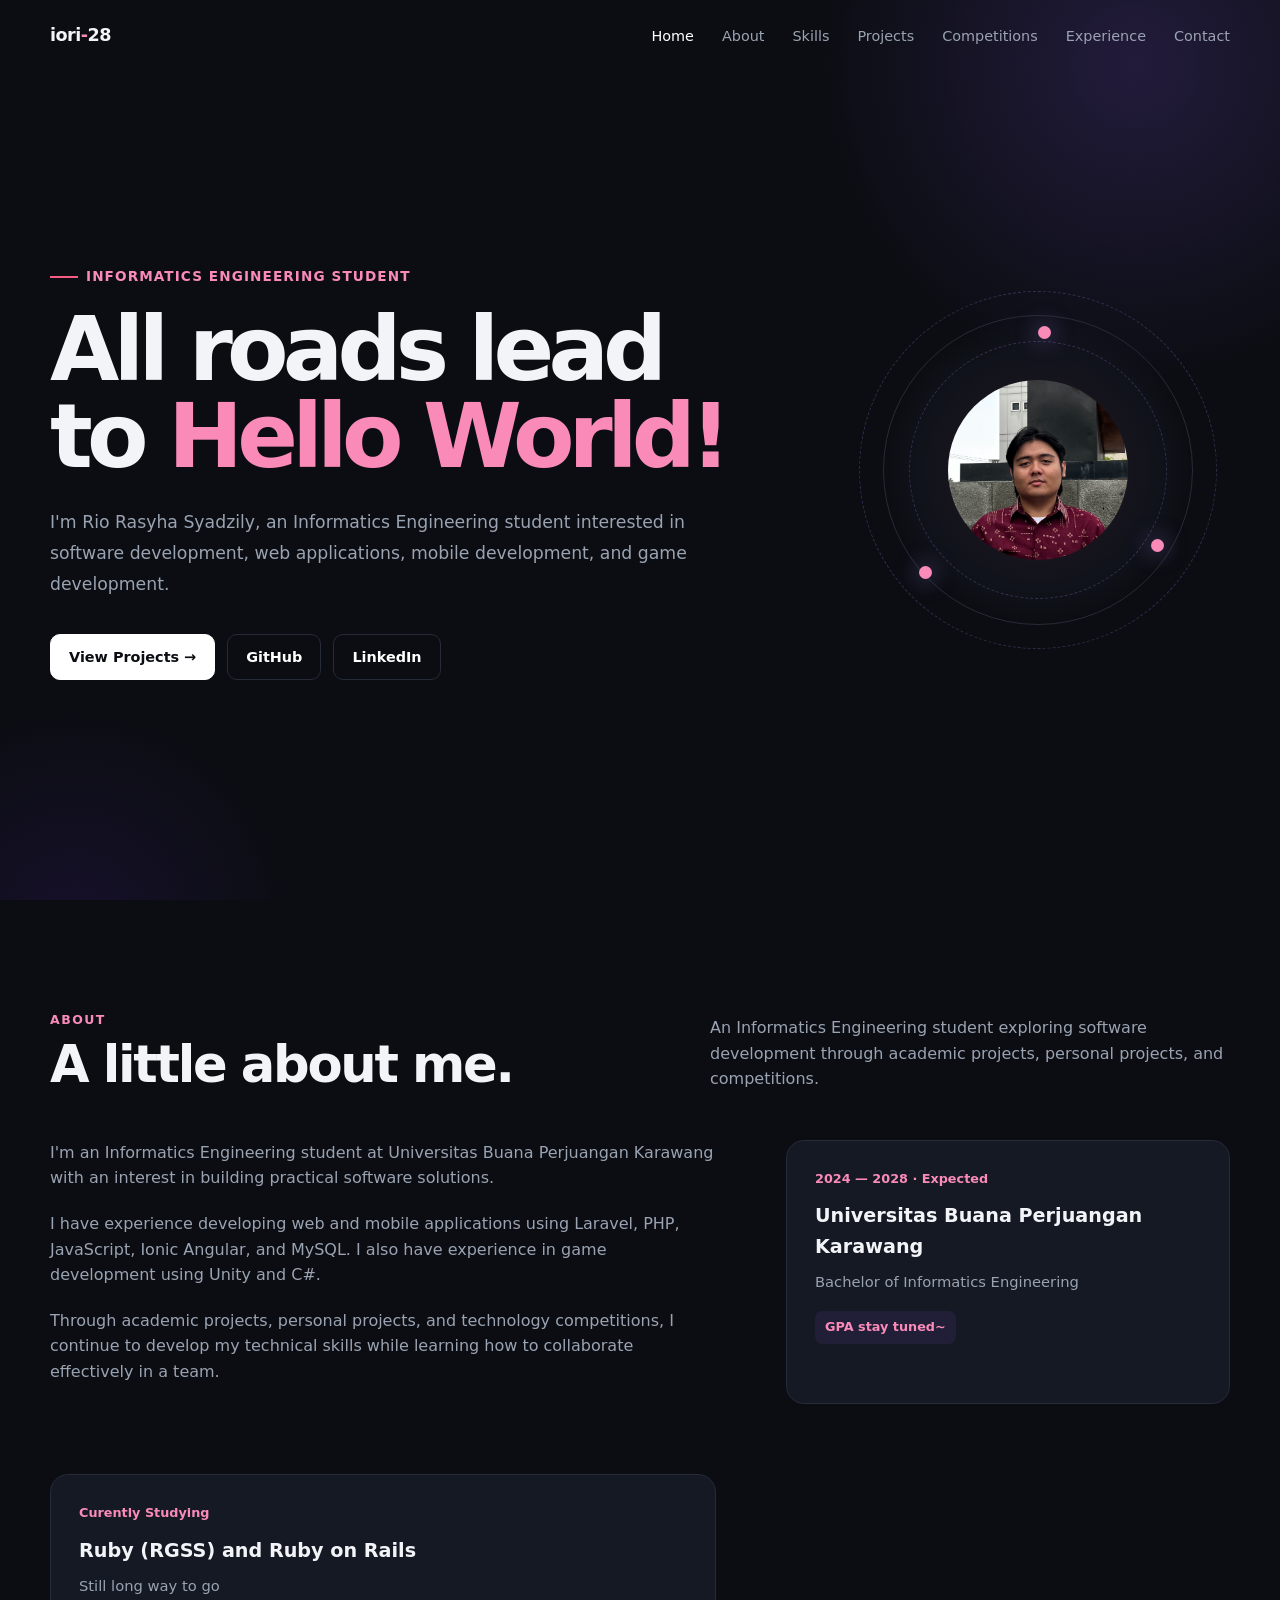
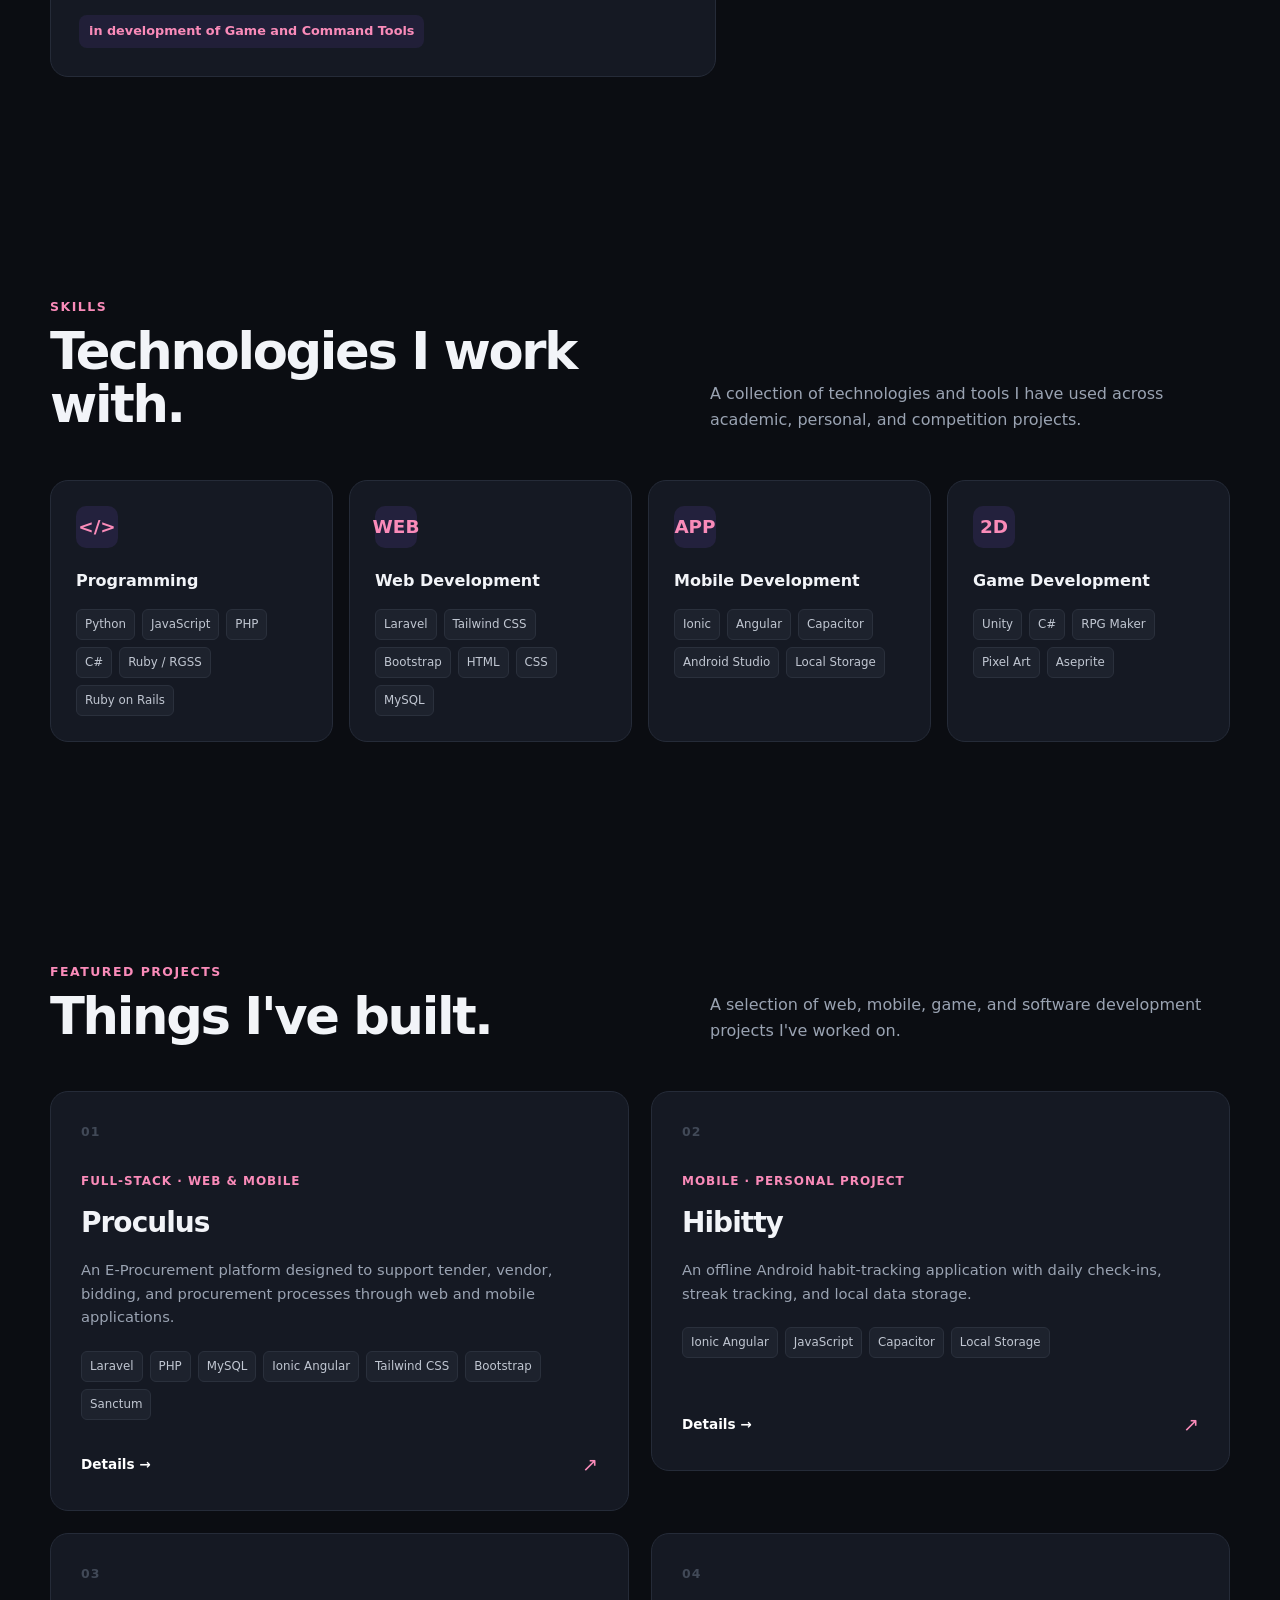
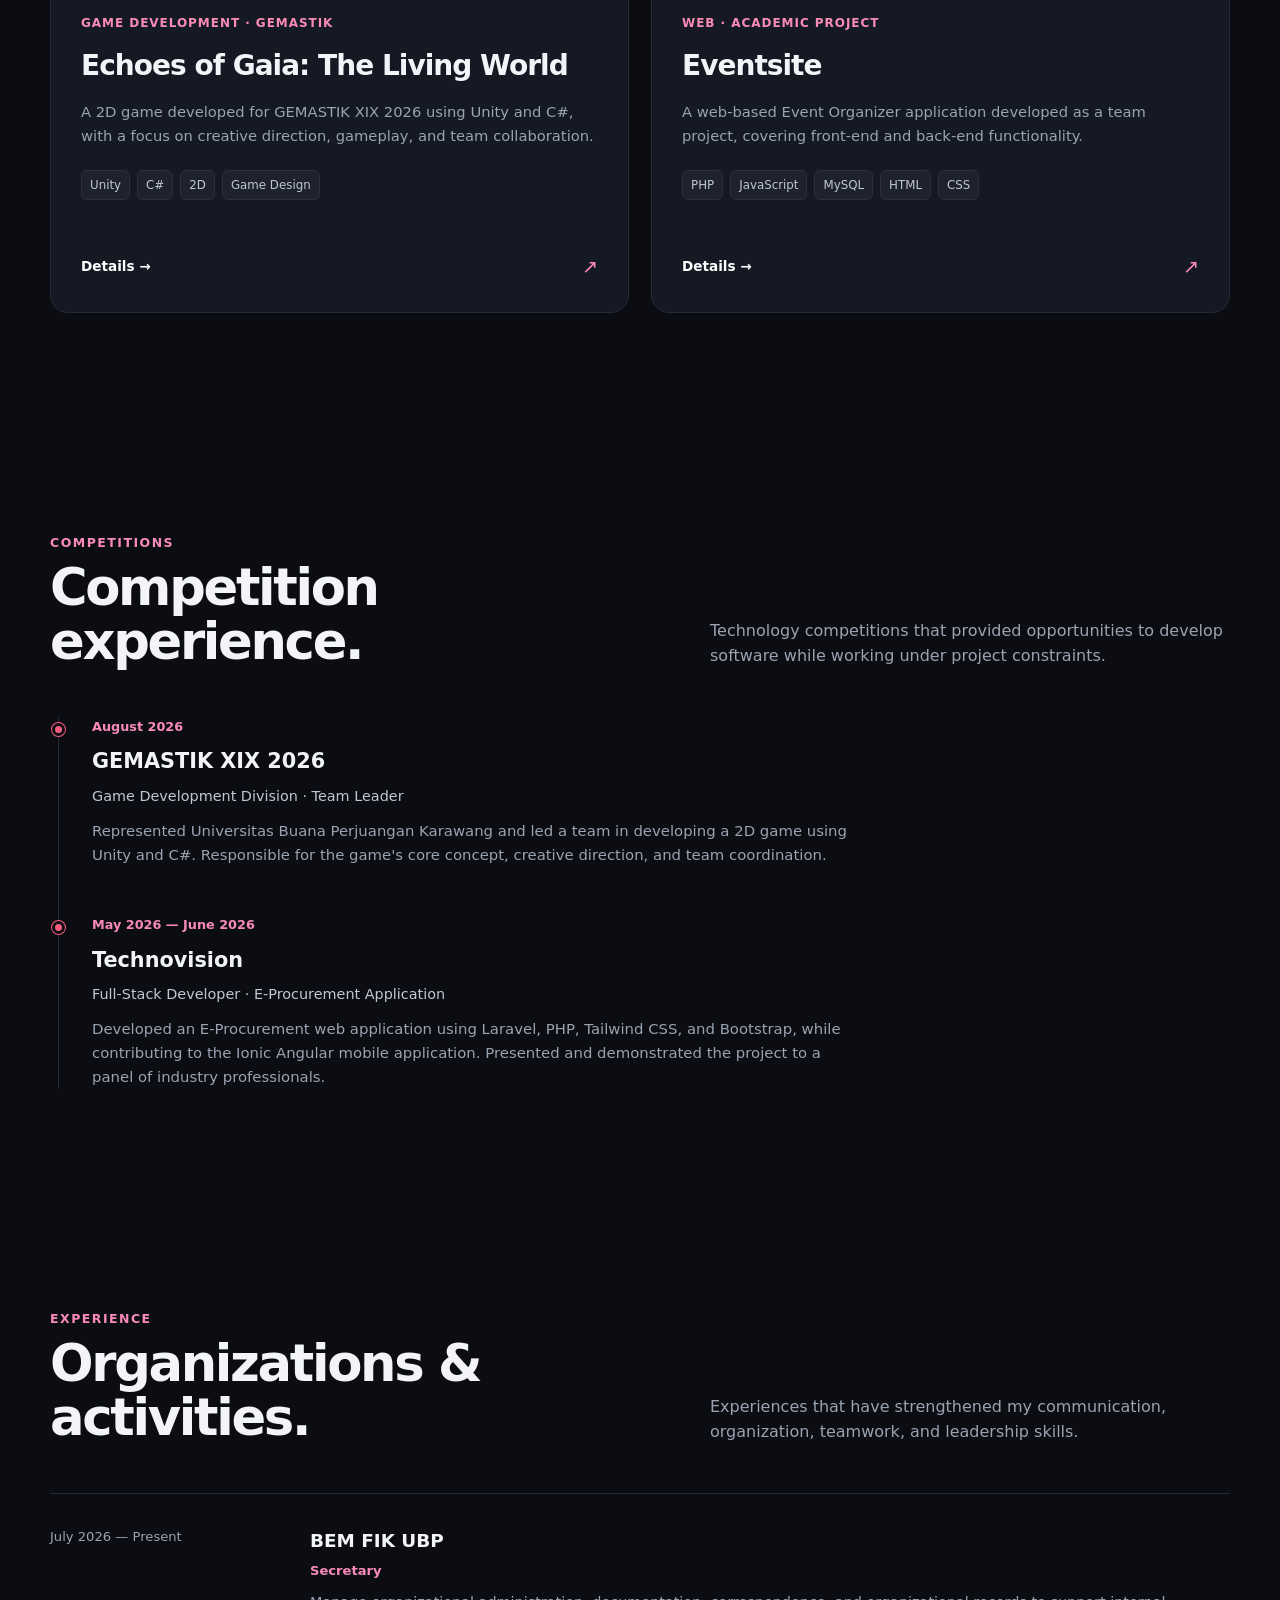
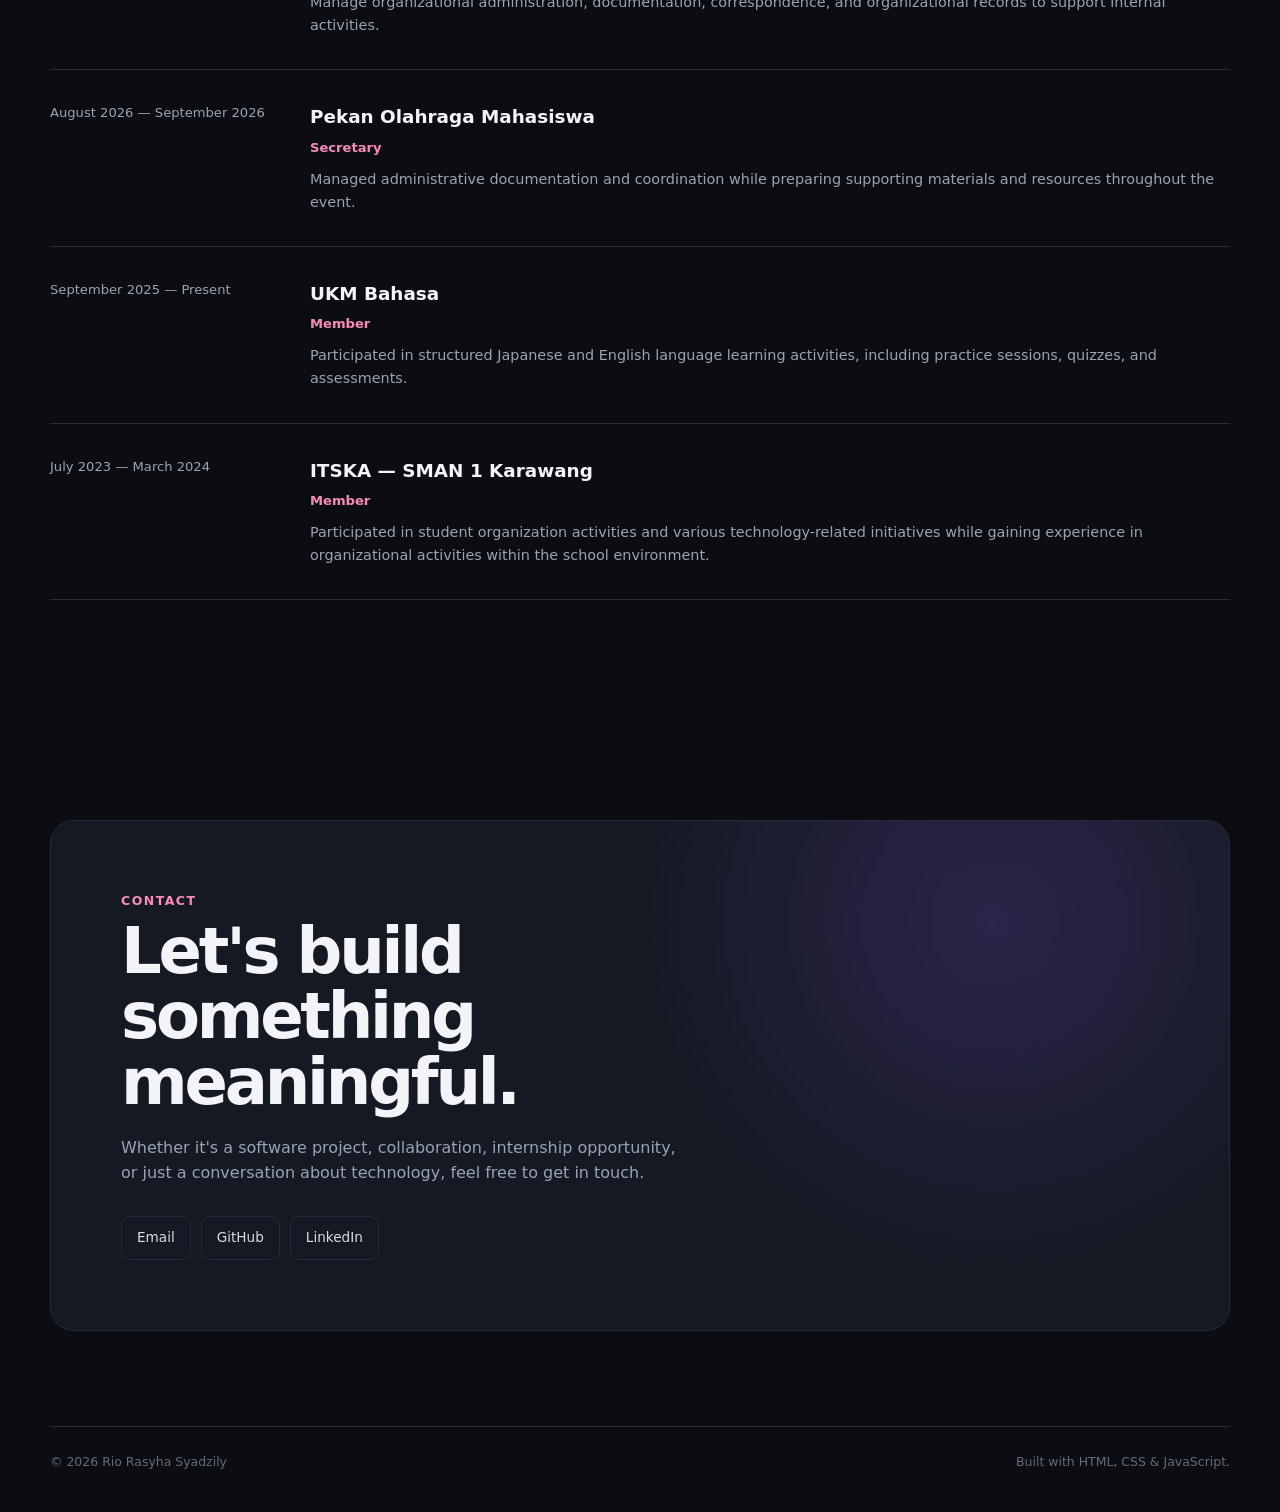
<file: index.html>
<!DOCTYPE html>
<html lang="en">

<head>
  <meta charset="UTF-8" />
  <meta name="viewport" content="width=device-width, initial-scale=1.0" />
  <meta name="description" content="Portfolio of an Informatics Engineering student and software developer." />
  <title>PortoRio</title>

  <style>
    :root {
      --bg: #0b0d12;
      --bg-secondary: #11141b;
      --card: #151923;
      --card-hover: #1a1f2b;
      --text: #f2f4f8;
      --muted: #9aa3b2;
      --border: #252b38;
      --accent: #f65c80;
      --accent-light: #fa8bb9;
      --accent-dark: #d92860;
      --white: #ffffff;
      --success: #4ade80;
      --max-width: 1180px;
      --radius: 18px;
      --transition: 0.25s ease;
    }

    * {
      margin: 0;
      padding: 0;
      box-sizing: border-box;
    }

    html {
      scroll-behavior: smooth;
      scroll-padding-top: 90px;
    }

    body {
      font-family: Inter, ui-sans-serif, system-ui, -apple-system, BlinkMacSystemFont,
        "Segoe UI", sans-serif;
      background: var(--bg);
      color: var(--text);
      line-height: 1.6;
      overflow-x: hidden;
    }

    a {
      color: inherit;
      text-decoration: none;
    }

    button {
      font: inherit;
    }

    .container {
      width: min(100% - 40px, var(--max-width));
      margin: 0 auto;
    }

    /* =========================
       NAVBAR
    ========================= */

    .navbar {
      position: fixed;
      top: 0;
      left: 0;
      right: 0;
      z-index: 1000;
      height: 72px;
      border-bottom: 1px solid transparent;
      transition: background var(--transition), border var(--transition),
        backdrop-filter var(--transition);
    }

    .navbar.scrolled {
      background: rgba(11, 13, 18, 0.82);
      backdrop-filter: blur(16px);
      border-color: var(--border);
    }

    .nav-inner {
      height: 100%;
      display: flex;
      align-items: center;
      justify-content: space-between;
    }

    .logo {
      font-size: 1.1rem;
      font-weight: 800;
      letter-spacing: -0.03em;
    }

    .logo span {
      color: var(--accent-light);
    }

    .nav-links {
      display: flex;
      align-items: center;
      gap: 28px;
      list-style: none;
    }

    .nav-links a {
      color: var(--muted);
      font-size: 0.9rem;
      font-weight: 500;
      transition: color var(--transition);
    }

    .nav-links a:hover,
    .nav-links a.active {
      color: var(--white);
    }

    .menu-toggle {
      display: none;
      width: 42px;
      height: 42px;
      border: 1px solid var(--border);
      border-radius: 10px;
      background: var(--card);
      color: var(--white);
      cursor: pointer;
    }

    /* =========================
       HERO
    ========================= */

    .hero {
      min-height: 100vh;
      display: flex;
      align-items: center;
      position: relative;
      overflow: hidden;
      padding: 120px 0 80px;
    }

    .hero::before {
      content: "";
      position: absolute;
      width: 650px;
      height: 650px;
      top: -260px;
      right: -180px;
      background: radial-gradient(circle,
          rgba(139, 92, 246, 0.18) 0%,
          rgba(139, 92, 246, 0) 70%);
      pointer-events: none;
    }

    .hero::after {
      content: "";
      position: absolute;
      width: 450px;
      height: 450px;
      bottom: -250px;
      left: -150px;
      background: radial-gradient(circle,
          rgba(109, 40, 217, 0.12) 0%,
          rgba(109, 40, 217, 0) 70%);
      pointer-events: none;
    }

    .hero-grid {
      position: relative;
      z-index: 1;
      display: grid;
      grid-template-columns: 1.3fr 0.7fr;
      gap: 80px;
      align-items: center;
    }

    .eyebrow {
      display: inline-flex;
      align-items: center;
      gap: 8px;
      color: var(--accent-light);
      font-size: 0.85rem;
      font-weight: 700;
      letter-spacing: 0.08em;
      text-transform: uppercase;
      margin-bottom: 18px;
    }

    .eyebrow::before {
      content: "";
      width: 28px;
      height: 2px;
      background: var(--accent);
    }

    .hero h1 {
      max-width: 800px;
      font-size: clamp(3rem, 7vw, 6.2rem);
      line-height: 0.98;
      letter-spacing: -0.065em;
      margin-bottom: 26px;
    }

    .hero h1 span {
      color: var(--accent-light);
    }

    .hero-description {
      max-width: 650px;
      color: var(--muted);
      font-size: 1.08rem;
      line-height: 1.8;
      margin-bottom: 34px;
    }

    .hero-buttons {
      display: flex;
      flex-wrap: wrap;
      gap: 12px;
    }

    .btn {
      display: inline-flex;
      align-items: center;
      justify-content: center;
      gap: 9px;
      min-height: 46px;
      padding: 0 18px;
      border-radius: 10px;
      border: 1px solid var(--border);
      font-size: 0.9rem;
      font-weight: 700;
      transition: transform var(--transition), background var(--transition),
        border-color var(--transition);
    }

    .btn:hover {
      transform: translateY(-2px);
    }

    .btn-primary {
      background: var(--white);
      color: #0b0d12;
      border-color: var(--white);
    }

    .btn-primary:hover {
      background: #e6e8ec;
    }

    .btn-secondary {
      background: transparent;
      color: var(--white);
    }

    .btn-secondary:hover {
      background: var(--card);
      border-color: #3a4252;
    }

    .hero-card {
      position: relative;
      min-height: 390px;
      display: flex;
      align-items: center;
      justify-content: center;
    }

    .profile-orbit {
      position: relative;
      width: 310px;
      height: 310px;
      border: 1px solid var(--border);
      border-radius: 50%;
      background: radial-gradient(circle at center,
          rgba(246, 92, 143, 0.12),
          rgba(21, 25, 35, 0.5) 55%,
          transparent 70%);
      display: flex;
      align-items: center;
      justify-content: center;
    }

    .profile-orbit::before,
    .profile-orbit::after {
      content: "";
      position: absolute;
      border-radius: 50%;
      border: 1px dashed rgba(167, 139, 250, 0.25);
    }

    .profile-orbit::before {
      inset: -25px;
    }

    .profile-orbit::after {
      inset: 25px;
    }

    .profile-initial {
      width: 150px;
      height: 150px;
      border-radius: 50%;
      display: flex;
      align-items: center;
      justify-content: center;
      background: linear-gradient(145deg, var(--accent), var(--accent-dark));
      color: white;
      font-size: 3.2rem;
      font-weight: 900;
      letter-spacing: -0.08em;
      box-shadow: 0 25px 80px rgba(109, 40, 217, 0.35);
    }

    .profile-picture {
      width: 180px;
      height: 180px;
      object-fit: cover;
      border-radius: 50%;
      display: block;
      position: relative;
      z-index: 2;
    }

    .orbit-dot {
      position: absolute;
      width: 13px;
      height: 13px;
      border-radius: 50%;
      background: var(--accent-light);
      box-shadow: 0 0 22px rgba(167, 139, 250, 0.7);
    }

    .dot-1 {
      top: 10px;
      left: 50%;
    }

    .dot-2 {
      right: 28px;
      bottom: 72px;
    }

    .dot-3 {
      left: 35px;
      bottom: 45px;
    }

    /* =========================
       SECTION
    ========================= */

    section {
      padding: 110px 0;
    }

    .section-header {
      display: flex;
      align-items: end;
      justify-content: space-between;
      gap: 30px;
      margin-bottom: 48px;
    }

    .section-label {
      color: var(--accent-light);
      font-size: 0.78rem;
      font-weight: 800;
      letter-spacing: 0.12em;
      text-transform: uppercase;
      margin-bottom: 8px;
    }

    .section-title {
      font-size: clamp(2rem, 4vw, 3.3rem);
      line-height: 1.05;
      letter-spacing: -0.045em;
    }

    .section-description {
      max-width: 520px;
      color: var(--muted);
    }

    /* =========================
       ABOUT
    ========================= */

    .about-grid {
      display: grid;
      grid-template-columns: 1.2fr 0.8fr;
      gap: 70px;
    }

    .about-text p {
      color: var(--muted);
      margin-bottom: 20px;
      font-size: 1rem;
    }

    .education-card {
      padding: 28px;
      background: var(--card);
      border: 1px solid var(--border);
      border-radius: var(--radius);
    }

    .education-year {
      color: var(--accent-light);
      font-size: 0.8rem;
      font-weight: 700;
      margin-bottom: 12px;
    }

    .education-card h3 {
      font-size: 1.2rem;
      margin-bottom: 7px;
    }

    .education-card p {
      color: var(--muted);
      font-size: 0.92rem;
    }

    .gpa {
      margin-top: 18px;
      display: inline-flex;
      padding: 6px 10px;
      border-radius: 8px;
      background: rgba(139, 92, 246, 0.1);
      color: var(--accent-light);
      font-size: 0.8rem;
      font-weight: 700;
    }

    /* =========================
       SKILLS
    ========================= */

    .skills-grid {
      display: grid;
      grid-template-columns: repeat(4, 1fr);
      gap: 16px;
    }

    .skill-card {
      padding: 25px;
      min-height: 230px;
      background: var(--card);
      border: 1px solid var(--border);
      border-radius: var(--radius);
      transition: transform var(--transition), background var(--transition),
        border-color var(--transition);
    }

    .skill-card:hover {
      transform: translateY(-5px);
      background: var(--card-hover);
      border-color: #353d4e;
    }

    .skill-icon {
      width: 42px;
      height: 42px;
      display: flex;
      align-items: center;
      justify-content: center;
      border-radius: 10px;
      background: rgba(139, 92, 246, 0.12);
      color: var(--accent-light);
      margin-bottom: 20px;
      font-size: 1.15rem;
      font-weight: 800;
    }

    .skill-card h3 {
      margin-bottom: 15px;
      font-size: 1rem;
    }

    .skill-list {
      display: flex;
      flex-wrap: wrap;
      gap: 7px;
    }

    .tag {
      display: inline-flex;
      padding: 5px 8px;
      border-radius: 6px;
      background: #1d222d;
      border: 1px solid #2a303c;
      color: #c1c7d2;
      font-size: 0.74rem;
    }

    /* =========================
       PROJECTS
    ========================= */

    .projects-grid {
      display: grid;
      grid-template-columns: repeat(2, 1fr);
      gap: 22px;
    }

    .project-card {
      position: relative;
      overflow: hidden;
      padding: 30px;
      min-height: 380px;
      background: var(--card);
      border: 1px solid var(--border);
      border-radius: var(--radius);
      display: flex;
      flex-direction: column;
      transition: transform var(--transition), border-color var(--transition),
        background var(--transition);
    }

    .project-card:hover {
      transform: translateY(-6px);
      border-color: #3a4252;
      background: var(--card-hover);
    }

    .project-number {
      color: #414957;
      font-size: 0.78rem;
      font-weight: 800;
      letter-spacing: 0.08em;
      margin-bottom: 30px;
    }

    .project-type {
      color: var(--accent-light);
      font-size: 0.75rem;
      font-weight: 800;
      text-transform: uppercase;
      letter-spacing: 0.08em;
      margin-bottom: 10px;
    }

    .project-card h3 {
      font-size: 1.75rem;
      letter-spacing: -0.035em;
      margin-bottom: 12px;
    }

    .project-card p {
      color: var(--muted);
      font-size: 0.92rem;
      max-width: 570px;
    }

    .project-tags {
      display: flex;
      flex-wrap: wrap;
      gap: 7px;
      margin-top: 22px;
    }

    .project-footer {
      margin-top: auto;
      padding-top: 30px;
      display: flex;
      align-items: center;
      justify-content: space-between;
    }

    .project-link {
      color: var(--white);
      font-size: 0.85rem;
      font-weight: 700;
      transition: color var(--transition);
    }

    .project-link:hover {
      color: var(--accent-light);
    }

    .project-arrow {
      color: var(--accent-light);
      font-size: 1.2rem;
    }

    .project-featured {
      grid-column: span 2;
      min-height: 420px;
      background:
        radial-gradient(circle at 90% 20%, rgba(139, 92, 246, 0.12), transparent 35%),
        var(--card);
    }

    /* =========================
       COMPETITIONS
    ========================= */

    .timeline {
      position: relative;
      max-width: 900px;
    }

    .timeline::before {
      content: "";
      position: absolute;
      top: 0;
      bottom: 0;
      left: 8px;
      width: 1px;
      background: var(--border);
    }

    .timeline-item {
      position: relative;
      padding-left: 42px;
      padding-bottom: 48px;
    }

    .timeline-item:last-child {
      padding-bottom: 0;
    }

    .timeline-dot {
      position: absolute;
      left: 2px;
      top: 6px;
      width: 13px;
      height: 13px;
      border: 3px solid var(--bg);
      border-radius: 50%;
      background: var(--accent);
      box-shadow: 0 0 0 1px var(--accent);
    }

    .timeline-date {
      color: var(--accent-light);
      font-size: 0.8rem;
      font-weight: 700;
      margin-bottom: 8px;
    }

    .timeline-item h3 {
      font-size: 1.3rem;
      margin-bottom: 6px;
    }

    .timeline-role {
      color: #c1c7d2;
      font-size: 0.9rem;
      margin-bottom: 12px;
    }

    .timeline-item p {
      max-width: 760px;
      color: var(--muted);
      font-size: 0.93rem;
    }

    /* =========================
       EXPERIENCE
    ========================= */

    .experience-list {
      border-top: 1px solid var(--border);
    }

    .experience-item {
      display: grid;
      grid-template-columns: 220px 1fr;
      gap: 40px;
      padding: 32px 0;
      border-bottom: 1px solid var(--border);
    }

    .experience-date {
      color: var(--muted);
      font-size: 0.82rem;
    }

    .experience-content h3 {
      font-size: 1.15rem;
      margin-bottom: 5px;
    }

    .experience-role {
      color: var(--accent-light);
      font-size: 0.82rem;
      font-weight: 700;
      margin-bottom: 10px;
    }

    .experience-content p {
      color: var(--muted);
      font-size: 0.9rem;
    }

    /* =========================
       CONTACT
    ========================= */

    .contact-section {
      padding-bottom: 70px;
    }

    .contact-card {
      position: relative;
      overflow: hidden;
      padding: 70px;
      border: 1px solid var(--border);
      border-radius: 24px;
      background:
        radial-gradient(circle at 80% 20%, rgba(139, 92, 246, 0.18), transparent 35%),
        var(--card);
    }

    .contact-card h2 {
      max-width: 700px;
      font-size: clamp(2.2rem, 5vw, 4.2rem);
      line-height: 1.02;
      letter-spacing: -0.05em;
      margin-bottom: 20px;
    }

    .contact-card>p {
      max-width: 570px;
      color: var(--muted);
      margin-bottom: 30px;
    }

    .contact-links {
      display: flex;
      flex-wrap: wrap;
      gap: 10px;
    }

    .contact-link {
      display: inline-flex;
      align-items: center;
      min-height: 44px;
      padding: 0 15px;
      border: 1px solid var(--border);
      border-radius: 9px;
      color: #d8dce4;
      font-size: 0.85rem;
      transition: background var(--transition), border-color var(--transition),
        transform var(--transition);
    }

    .contact-link:hover {
      background: #1d222d;
      border-color: #3a4252;
      transform: translateY(-2px);
    }

    /* =========================
       FOOTER
    ========================= */

    footer {
      padding: 25px 0 40px;
      color: #626b7a;
      font-size: 0.78rem;
    }

    .footer-inner {
      display: flex;
      align-items: center;
      justify-content: space-between;
      gap: 20px;
      border-top: 1px solid var(--border);
      padding-top: 25px;
    }

    /* =========================
       REVEAL ANIMATION
    ========================= */

    .reveal {
      opacity: 0;
      transform: translateY(25px);
      transition: opacity 0.7s ease, transform 0.7s ease;
    }

    .reveal.visible {
      opacity: 1;
      transform: translateY(0);
    }

    /* =========================
       RESPONSIVE
    ========================= */

    @media (max-width: 1000px) {
      .hero-grid {
        grid-template-columns: 1fr;
        gap: 50px;
      }

      .hero-card {
        display: none;
      }

      .about-grid {
        grid-template-columns: 1fr;
        gap: 35px;
      }

      .skills-grid {
        grid-template-columns: repeat(2, 1fr);
      }
    }

    @media (max-width: 760px) {
      .container {
        width: min(100% - 28px, var(--max-width));
      }

      section {
        padding: 80px 0;
      }

      .navbar {
        height: 64px;
      }

      .nav-links {
        position: absolute;
        top: 64px;
        left: 14px;
        right: 14px;
        padding: 14px;
        flex-direction: column;
        align-items: stretch;
        gap: 2px;
        background: rgba(17, 20, 27, 0.97);
        backdrop-filter: blur(18px);
        border: 1px solid var(--border);
        border-radius: 14px;
        opacity: 0;
        visibility: hidden;
        transform: translateY(-10px);
        transition: opacity var(--transition), transform var(--transition),
          visibility var(--transition);
      }

      .nav-links.open {
        opacity: 1;
        visibility: visible;
        transform: translateY(0);
      }

      .nav-links a {
        display: block;
        padding: 11px;
      }

      .menu-toggle {
        display: block;
      }

      .hero {
        min-height: auto;
        padding: 150px 0 90px;
      }

      .hero h1 {
        font-size: clamp(3rem, 15vw, 5rem);
      }

      .hero-description {
        font-size: 0.98rem;
      }

      .section-header {
        display: block;
        margin-bottom: 35px;
      }

      .section-description {
        margin-top: 15px;
      }

      .skills-grid,
      .projects-grid {
        grid-template-columns: 1fr;
      }

      .project-featured {
        grid-column: span 1;
      }

      .project-card {
        min-height: 340px;
      }

      .experience-item {
        grid-template-columns: 1fr;
        gap: 8px;
      }

      .contact-card {
        padding: 38px 25px;
      }

      .footer-inner {
        flex-direction: column;
        align-items: flex-start;
      }
    }

    @media (max-width: 450px) {

      .hero-buttons,
      .contact-links {
        flex-direction: column;
        align-items: stretch;
      }

      .btn,
      .contact-link {
        width: 100%;
      }

      .skills-grid {
        grid-template-columns: 1fr;
      }
    }
  </style>
</head>

<body>

  <!-- =========================
       NAVIGATION
  ========================== -->

  <header class="navbar" id="navbar">
    <div class="container nav-inner">
      <a href="#home" class="logo">iori<span>-</span>28</a>

      <button class="menu-toggle" id="menuToggle" aria-label="Toggle navigation" aria-expanded="false">
        ☰
      </button>

      <nav>
        <ul class="nav-links" id="navLinks">
          <li><a href="#home">Home</a></li>
          <li><a href="#about">About</a></li>
          <li><a href="#skills">Skills</a></li>
          <li><a href="#projects">Projects</a></li>
          <li><a href="#competitions">Competitions</a></li>
          <li><a href="#experience">Experience</a></li>
          <li><a href="#contact">Contact</a></li>
        </ul>
      </nav>
    </div>
  </header>

  <main>

    <!-- =========================
         HERO
    ========================== -->

    <section class="hero" id="home">
      <div class="container hero-grid">

        <div class="hero-content reveal">
          <div class="eyebrow">Informatics Engineering Student</div>

          <h1>
            All roads lead to
            <span>Hello World!</span>
          </h1>

          <p class="hero-description">
            I'm Rio Rasyha Syadzily, an Informatics Engineering student
            interested in software development, web applications,
            mobile development, and game development.
          </p>

          <div class="hero-buttons">
            <a href="#projects" class="btn btn-primary">
              View Projects →
            </a>

            <a href="https://github.com/iori-28" target="_blank" rel="noopener noreferrer" class="btn btn-secondary">
              GitHub
            </a>

            <a href="https://www.linkedin.com/in/rio-rasyha-syadzily" target="_blank" rel="noopener noreferrer"
              class="btn btn-secondary">
              LinkedIn
            </a>

          </div>
        </div>

        <div class="hero-card reveal">
          <div class="profile-orbit">
            <img src="assets/pfp/POTORIO.jpeg" alt="Rio Rasyha Syadzily" class="profile-picture" />
            <div class="orbit-dot dot-1"></div>
            <div class="orbit-dot dot-2"></div>
            <div class="orbit-dot dot-3"></div>
          </div>
        </div>

      </div>
    </section>

    <!-- =========================
         ABOUT
    ========================== -->

    <section id="about">
      <div class="container">

        <div class="section-header reveal">
          <div>
            <div class="section-label">About</div>
            <h2 class="section-title">A little about me.</h2>
          </div>

          <p class="section-description">
            An Informatics Engineering student exploring software development
            through academic projects, personal projects, and competitions.
          </p>
        </div>

        <div class="about-grid">

          <div class="about-text reveal">
            <p>
              I'm an Informatics Engineering student at Universitas Buana
              Perjuangan Karawang with an interest in building practical
              software solutions.
            </p>

            <p>
              I have experience developing web and mobile applications
              using Laravel, PHP, JavaScript, Ionic Angular, and MySQL.
              I also have experience in game development using Unity and C#.
            </p>

            <p>
              Through academic projects, personal projects, and technology
              competitions, I continue to develop my technical skills while
              learning how to collaborate effectively in a team.
            </p>
          </div>

          <div class="education-card reveal">
            <div class="education-year">
              2024 — 2028 · Expected
            </div>

            <h3>Universitas Buana Perjuangan Karawang</h3>

            <p>
              Bachelor of Informatics Engineering
            </p>

            <span class="gpa">
              GPA stay tuned~
            </span>
          </div>

          <div class="education-card reveal">
            <div class="education-year">
              Curently Studying
            </div>

            <h3>Ruby (RGSS) and Ruby on Rails</h3>

            <p>
              Still long way to go
            </p>

            <span class="gpa">
              in development of Game and Command Tools
            </span>
          </div>

        </div>
      </div>
    </section>

    <!-- =========================
         SKILLS
    ========================== -->

    <section id="skills">
      <div class="container">

        <div class="section-header reveal">
          <div>
            <div class="section-label">Skills</div>
            <h2 class="section-title">Technologies I work with.</h2>
          </div>

          <p class="section-description">
            A collection of technologies and tools I have used across
            academic, personal, and competition projects.
          </p>
        </div>

        <div class="skills-grid">

          <article class="skill-card reveal">
            <div class="skill-icon">&lt;/&gt;</div>
            <h3>Programming</h3>

            <div class="skill-list">
              <span class="tag">Python</span>
              <span class="tag">JavaScript</span>
              <span class="tag">PHP</span>
              <span class="tag">C#</span>
              <span class="tag">Ruby / RGSS</span>
              <span class="tag">Ruby on Rails</span>
            </div>
          </article>

          <article class="skill-card reveal">
            <div class="skill-icon">WEB</div>
            <h3>Web Development</h3>

            <div class="skill-list">
              <span class="tag">Laravel</span>
              <span class="tag">Tailwind CSS</span>
              <span class="tag">Bootstrap</span>
              <span class="tag">HTML</span>
              <span class="tag">CSS</span>
              <span class="tag">MySQL</span>
            </div>
          </article>

          <article class="skill-card reveal">
            <div class="skill-icon">APP</div>
            <h3>Mobile Development</h3>

            <div class="skill-list">
              <span class="tag">Ionic</span>
              <span class="tag">Angular</span>
              <span class="tag">Capacitor</span>
              <span class="tag">Android Studio</span>
              <span class="tag">Local Storage</span>
            </div>
          </article>

          <article class="skill-card reveal">
            <div class="skill-icon">2D</div>
            <h3>Game Development</h3>

            <div class="skill-list">
              <span class="tag">Unity</span>
              <span class="tag">C#</span>
              <span class="tag">RPG Maker</span>
              <span class="tag">Pixel Art</span>
              <span class="tag">Aseprite</span>
            </div>
          </article>

        </div>
      </div>
    </section>

    <!-- =========================
         PROJECTS
    ========================== -->

    <section id="projects">
      <div class="container">

        <div class="section-header reveal">
          <div>
            <div class="section-label">Featured Projects</div>
            <h2 class="section-title">Things I've built.</h2>
          </div>

          <p class="section-description">
            A selection of web, mobile, game, and software development
            projects I've worked on.
          </p>
        </div>

        <div class="projects-grid">

          <!-- Proculus -->
          <a href="detail_PJ.html?project=proculus">
            <article class="project-card reveal">
              <div class="project-number">01</div>

              <div class="project-type">
                Full-Stack · Web & Mobile
              </div>

              <h3>Proculus</h3>

              <p>
                An E-Procurement platform designed to support tender,
                vendor, bidding, and procurement processes through
                web and mobile applications.
              </p>

              <div class="project-tags">
                <span class="tag">Laravel</span>
                <span class="tag">PHP</span>
                <span class="tag">MySQL</span>
                <span class="tag">Ionic Angular</span>
                <span class="tag">Tailwind CSS</span>
                <span class="tag">Bootstrap</span>
                <span class="tag">Sanctum</span>
              </div>

              <div class="project-footer">
                <span class="project-link">
                  Details →
                </span>

                <span class="project-arrow">↗</span>
              </div>
            </article>
          </a>

          <!-- Hibitty -->
          <a href="detail_PJ.html?project=hibitty">
            <article class="project-card reveal">
              <div class="project-number">02</div>

              <div class="project-type">
                Mobile · Personal Project
              </div>

              <h3>Hibitty</h3>

              <p>
                An offline Android habit-tracking application with
                daily check-ins, streak tracking, and local data storage.
              </p>

              <div class="project-tags">
                <span class="tag">Ionic Angular</span>
                <span class="tag">JavaScript</span>
                <span class="tag">Capacitor</span>
                <span class="tag">Local Storage</span>
              </div>

              <div class="project-footer">
                <span class="project-link">
                  Details →
                </span>

                <span class="project-arrow">↗</span>
              </div>
            </article>
          </a>

          <!-- Echoes of Gaia -->
          <a href="detail_PJ.html?project=echoes">
            <article class="project-card reveal">
              <div class="project-number">03</div>

              <div class="project-type">
                Game Development · GEMASTIK
              </div>

              <h3>Echoes of Gaia: The Living World</h3>

              <p>
                A 2D game developed for GEMASTIK XIX 2026 using
                Unity and C#, with a focus on creative direction,
                gameplay, and team collaboration.
              </p>

              <div class="project-tags">
                <span class="tag">Unity</span>
                <span class="tag">C#</span>
                <span class="tag">2D</span>
                <span class="tag">Game Design</span>
              </div>

              <div class="project-footer">
                <span class="project-link">
                  Details →
                </span>

                <span class="project-arrow">↗</span>
              </div>
            </article>
          </a>

          <!-- Eventsite -->
          <a href="detail_PJ.html?project=eventsite">
            <article class="project-card reveal">
              <div class="project-number">04</div>

              <div class="project-type">
                Web · Academic Project
              </div>

              <h3>Eventsite</h3>

              <p>
                A web-based Event Organizer application developed
                as a team project, covering front-end and back-end
                functionality.
              </p>

              <div class="project-tags">
                <span class="tag">PHP</span>
                <span class="tag">JavaScript</span>
                <span class="tag">MySQL</span>
                <span class="tag">HTML</span>
                <span class="tag">CSS</span>
              </div>

              <div class="project-footer">
                <span class="project-link">
                  Details →
                </span>

                <span class="project-arrow">↗</span>
              </div>
            </article>
          </a>

        </div>
      </div>
    </section>

    <!-- =========================
         COMPETITIONS
    ========================== -->

    <section id="competitions">
      <div class="container">

        <div class="section-header reveal">
          <div>
            <div class="section-label">Competitions</div>
            <h2 class="section-title">Competition experience.</h2>
          </div>

          <p class="section-description">
            Technology competitions that provided opportunities to
            develop software while working under project constraints.
          </p>
        </div>

        <div class="timeline">

          <article class="timeline-item reveal">
            <div class="timeline-dot"></div>

            <div class="timeline-date">
              August 2026
            </div>

            <h3>GEMASTIK XIX 2026</h3>

            <div class="timeline-role">
              Game Development Division · Team Leader
            </div>

            <p>
              Represented Universitas Buana Perjuangan Karawang
              and led a team in developing a 2D game using Unity
              and C#. Responsible for the game's core concept,
              creative direction, and team coordination.
            </p>
          </article>

          <article class="timeline-item reveal">
            <div class="timeline-dot"></div>

            <div class="timeline-date">
              May 2026 — June 2026
            </div>

            <h3>Technovision</h3>

            <div class="timeline-role">
              Full-Stack Developer · E-Procurement Application
            </div>

            <p>
              Developed an E-Procurement web application using
              Laravel, PHP, Tailwind CSS, and Bootstrap, while
              contributing to the Ionic Angular mobile application.
              Presented and demonstrated the project to a panel
              of industry professionals.
            </p>
          </article>

        </div>
      </div>
    </section>

    <!-- =========================
         EXPERIENCE
    ========================== -->

    <section id="experience">
      <div class="container">

        <div class="section-header reveal">
          <div>
            <div class="section-label">Experience</div>
            <h2 class="section-title">Organizations & activities.</h2>
          </div>

          <p class="section-description">
            Experiences that have strengthened my communication,
            organization, teamwork, and leadership skills.
          </p>
        </div>

        <div class="experience-list">

          <article class="experience-item reveal">
            <div class="experience-date">
              July 2026 — Present
            </div>

            <div class="experience-content">
              <h3>BEM FIK UBP</h3>

              <div class="experience-role">
                Secretary
              </div>

              <p>
                Manage organizational administration, documentation,
                correspondence, and organizational records to support
                internal activities.
              </p>
            </div>
          </article>

          <article class="experience-item reveal">
            <div class="experience-date">
              August 2026 — September 2026
            </div>

            <div class="experience-content">
              <h3>Pekan Olahraga Mahasiswa</h3>

              <div class="experience-role">
                Secretary
              </div>

              <p>
                Managed administrative documentation and coordination
                while preparing supporting materials and resources
                throughout the event.
              </p>
            </div>
          </article>

          <article class="experience-item reveal">
            <div class="experience-date">
              September 2025 — Present
            </div>

            <div class="experience-content">
              <h3>UKM Bahasa</h3>

              <div class="experience-role">
                Member
              </div>

              <p>
                Participated in structured Japanese and English
                language learning activities, including practice
                sessions, quizzes, and assessments.
              </p>
            </div>
          </article>

          <article class="experience-item reveal">
            <div class="experience-date">
              July 2023 — March 2024
            </div>

            <div class="experience-content">
              <h3>ITSKA — SMAN 1 Karawang</h3>

              <div class="experience-role">
                Member
              </div>

              <p>
                Participated in student organization activities
                and various technology-related initiatives while
                gaining experience in organizational activities
                within the school environment.
              </p>
            </div>
          </article>

        </div>
      </div>
    </section>

    <!-- =========================
         CONTACT
    ========================== -->

    <section id="contact" class="contact-section">
      <div class="container">

        <div class="contact-card reveal">

          <div class="section-label">
            Contact
          </div>

          <h2>
            Let's build something
            meaningful.
          </h2>

          <p>
            Whether it's a software project, collaboration,
            internship opportunity, or just a conversation about
            technology, feel free to get in touch.
          </p>

          <div class="contact-links">

            <a href="https://mail.google.com/mail/?view=cm&fs=1&to=riorasyhasyadzily@gmail.com" target="_blank"
              rel="noopener noreferrer" class="contact-link">
              Email
            </a>

            <a href="https://github.com/iori-28" target="_blank" rel="noopener noreferrer" class="contact-link">
              GitHub
            </a>

            <a href="https://www.linkedin.com/in/rio-rasyha-syadzily" target="_blank" rel="noopener noreferrer"
              class="contact-link">
              LinkedIn
            </a>

          </div>

        </div>
      </div>
    </section>

  </main>

  <!-- =========================
       FOOTER
  ========================== -->

  <footer>
    <div class="container footer-inner">

      <span>
        © <span id="year"></span> Rio Rasyha Syadzily
      </span>

      <span>
        Built with HTML, CSS & JavaScript.
      </span>

    </div>
  </footer>

  <!-- =========================
       JAVASCRIPT
  ========================== -->

  <script>
    // =========================
    // Current Year
    // =========================

    document.getElementById("year").textContent = new Date().getFullYear();


    // =========================
    // Navbar Scroll Effect
    // =========================

    const navbar = document.getElementById("navbar");

    function handleNavbarScroll() {
      if (window.scrollY > 30) {
        navbar.classList.add("scrolled");
      } else {
        navbar.classList.remove("scrolled");
      }
    }

    window.addEventListener("scroll", handleNavbarScroll);

    handleNavbarScroll();


    // =========================
    // Mobile Navigation
    // =========================

    const menuToggle = document.getElementById("menuToggle");
    const navLinks = document.getElementById("navLinks");

    menuToggle.addEventListener("click", () => {
      const isOpen = navLinks.classList.toggle("open");

      menuToggle.setAttribute("aria-expanded", isOpen);

      menuToggle.textContent = isOpen ? "×" : "☰";
    });


    // Close mobile menu when clicking a link

    document.querySelectorAll(".nav-links a").forEach((link) => {
      link.addEventListener("click", () => {
        navLinks.classList.remove("open");
        menuToggle.setAttribute("aria-expanded", "false");
        menuToggle.textContent = "☰";
      });
    });


    // =========================
    // Scroll Reveal
    // =========================

    const revealElements = document.querySelectorAll(".reveal");

    const revealObserver = new IntersectionObserver(
      (entries, observer) => {
        entries.forEach((entry) => {
          if (entry.isIntersecting) {
            entry.target.classList.add("visible");
            observer.unobserve(entry.target);
          }
        });
      },
      {
        threshold: 0.12
      }
    );

    revealElements.forEach((element) => {
      revealObserver.observe(element);
    });


    // =========================
    // Active Navigation
    // =========================

    const sections = document.querySelectorAll("main section[id]");
    const navigationLinks = document.querySelectorAll(".nav-links a");

    const sectionObserver = new IntersectionObserver(
      (entries) => {
        entries.forEach((entry) => {
          if (entry.isIntersecting) {
            navigationLinks.forEach((link) => {
              link.classList.remove("active");

              if (
                link.getAttribute("href") ===
                "#" + entry.target.id
              ) {
                link.classList.add("active");
              }
            });
          }
        });
      },
      {
        rootMargin: "-35% 0px -55% 0px"
      }
    );

    sections.forEach((section) => {
      sectionObserver.observe(section);
    });


    // =========================
    // Smooth Button Interaction
    // =========================

    document.querySelectorAll('a[href^="#"]').forEach((anchor) => {
      anchor.addEventListener("click", function (event) {
        const targetId = this.getAttribute("href");

        if (targetId === "#") {
          return;
        }

        const target = document.querySelector(targetId);

        if (target) {
          event.preventDefault();

          target.scrollIntoView({
            behavior: "smooth",
            block: "start"
          });
        }
      });
    });
  </script>

</body>

</html>
</file>
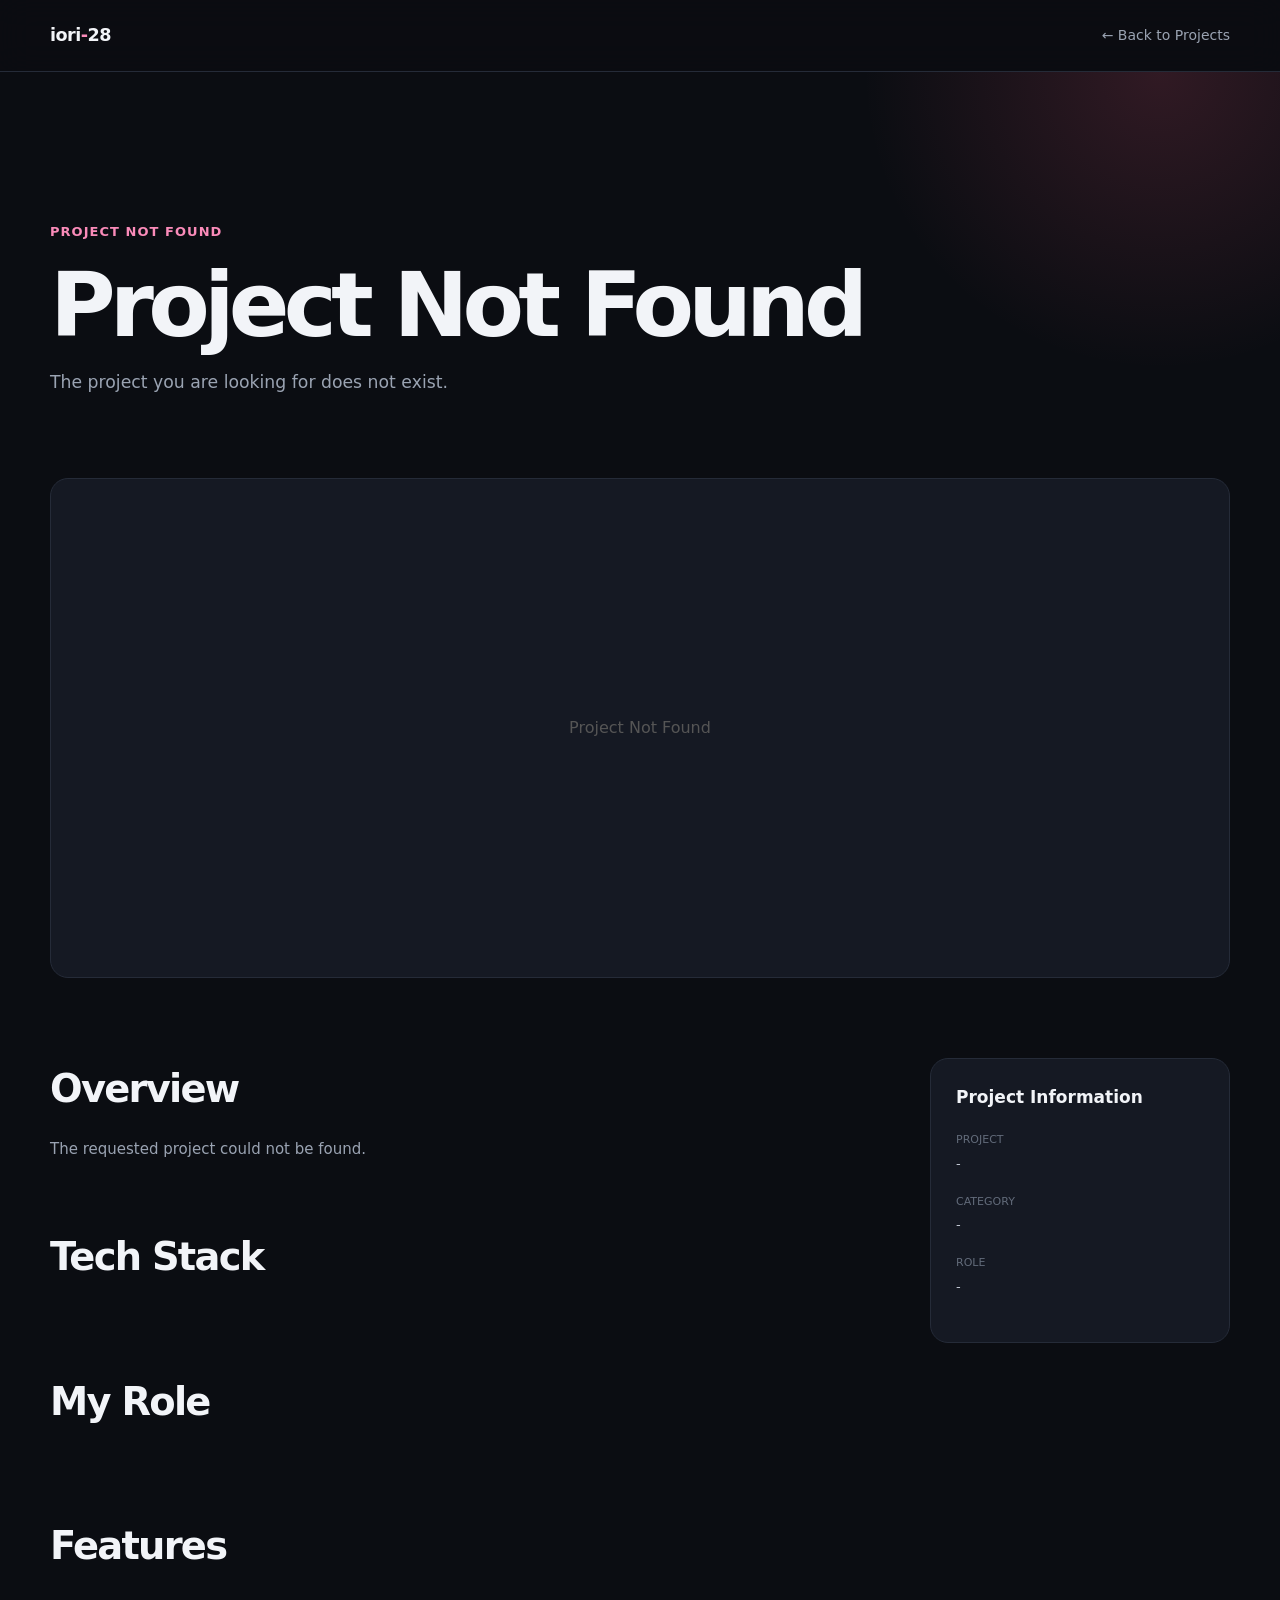
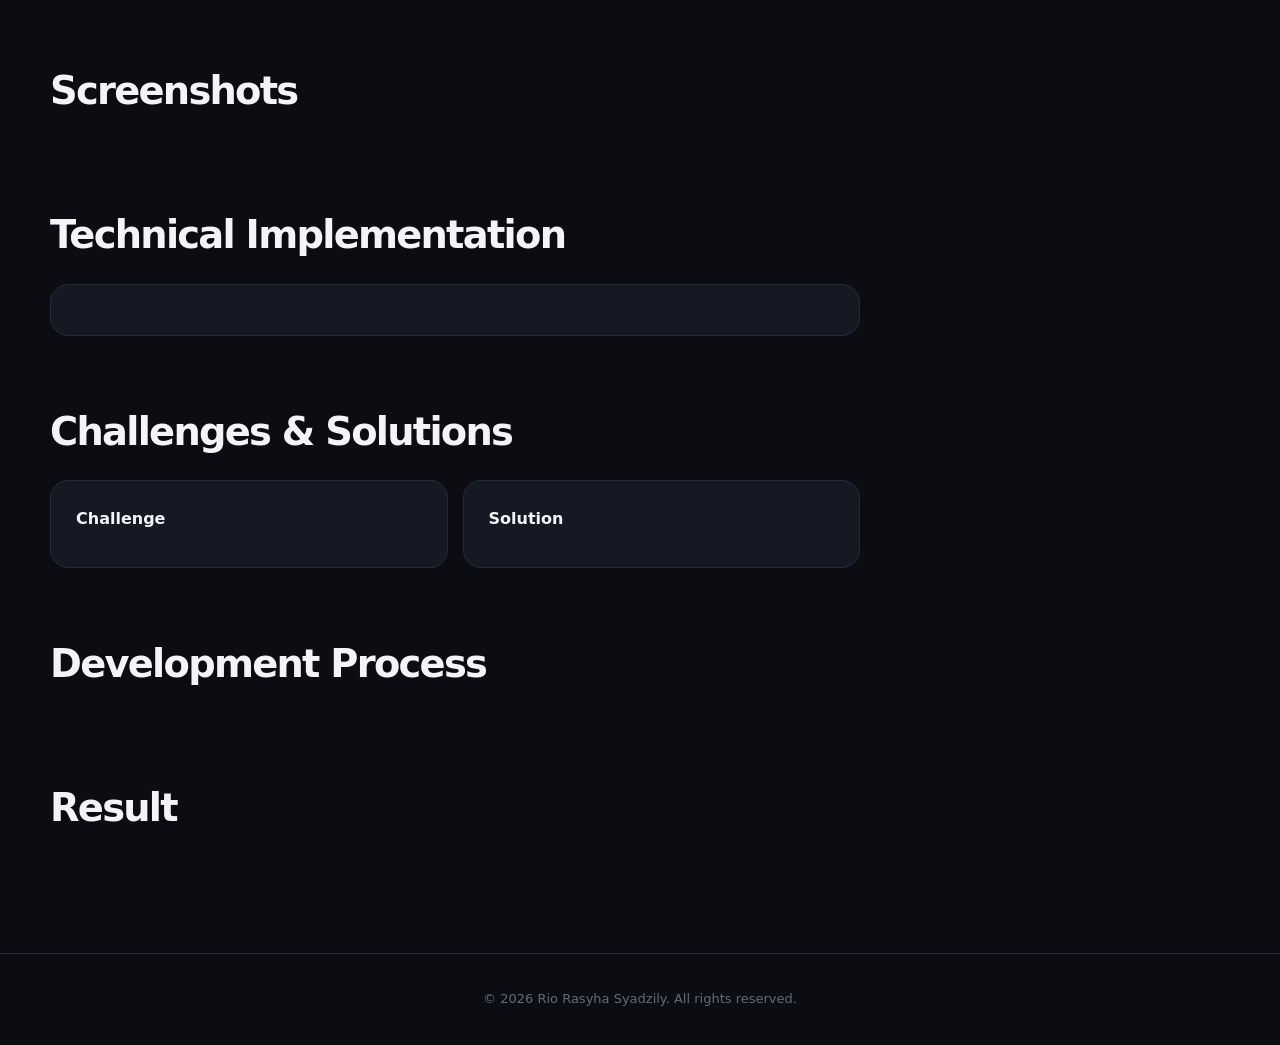
<file: detail_PJ.html>
<!-- =========================
     detail_PJ.html
     ========================= -->

<!DOCTYPE html>
<html lang="en">

<head>
  <meta charset="UTF-8">
  <meta name="viewport" content="width=device-width, initial-scale=1.0">

  <title>Project Details | RIO</title>

  <style>
    * {
      margin: 0;
      padding: 0;
      box-sizing: border-box;
    }

    html {
      scroll-behavior: smooth;
    }

    body {
      font-family: Arial, Helvetica, sans-serif;
      background: #0b0b10;
      color: #f5f5f5;
      line-height: 1.6;
    }

    a {
      color: inherit;
      text-decoration: none;
    }

    .container {
      width: min(1100px, 90%);
      margin: auto;
    }

    /* =========================
           NAVBAR
           ========================= */

    nav {
      position: sticky;
      top: 0;
      z-index: 100;
      height: 70px;
      background: rgba(11, 11, 16, 0.9);
      backdrop-filter: blur(15px);
      border-bottom: 1px solid #22222d;
    }

    .nav-inner {
      height: 100%;
      display: flex;
      align-items: center;
      justify-content: space-between;
    }

    .logo {
      font-size: 1.1rem;
      font-weight: 800;
      letter-spacing: -0.03em;
    }

    .logo span {
      color: var(--accent-light);
    }

    .back-button {
      color: #aaa;
      font-size: 14px;
      transition: 0.3s;
    }

    .back-button:hover {
      color: #fa8bb5;
    }

    /* =========================
           HERO
           ========================= */

    .project-hero {
      padding: 100px 0 70px;
    }

    .project-category {
      color: #fa8ba7;
      font-size: 13px;
      text-transform: uppercase;
      letter-spacing: 1px;
      margin-bottom: 15px;
    }

    .project-hero h1 {
      font-size: clamp(42px, 7vw, 75px);
      line-height: 1.05;
      margin-bottom: 15px;
    }

    .project-subtitle {
      color: #999;
      font-size: 20px;
      max-width: 750px;
    }

    /* =========================
           PROJECT IMAGE
           ========================= */

    .main-project-image {
      width: 100%;
      height: 500px;
      border: 1px solid #292936;
      border-radius: 16px;
      background: #15151d;
      display: flex;
      align-items: center;
      justify-content: center;
      color: #555;
      overflow: hidden;
      margin-bottom: 80px;
    }

    .main-project-image img {
      width: 100%;
      height: 100%;
      object-fit: cover;
    }

    /* =========================
           CONTENT GRID
           ========================= */

    .project-layout {
      display: grid;
      grid-template-columns: 1fr 300px;
      gap: 70px;
      align-items: start;
    }

    .project-main {
      min-width: 0;
    }

    .project-sidebar {
      position: sticky;
      top: 100px;
    }

    /* =========================
           SECTION
           ========================= */

    .detail-section {
      margin-bottom: 65px;
    }

    .detail-section h2 {
      font-size: 27px;
      margin-bottom: 18px;
    }

    .detail-section p {
      color: #999;
      font-size: 15px;
    }

    /* =========================
           TECH STACK
           ========================= */

    .tech-list {
      display: flex;
      flex-wrap: wrap;
      gap: 9px;
    }

    .tech-tag {
      padding: 8px 12px;
      border-radius: 7px;
      background: #191923;
      border: 1px solid #292936;
      color: #bbb;
      font-size: 13px;
    }

    /* =========================
           ROLE
           ========================= */

    .role-box {
      padding: 22px;
      border: 1px solid #292936;
      border-radius: 10px;
      background: #111118;
    }

    .role-box strong {
      color: #fa8bb0;
      display: block;
      margin-bottom: 8px;
    }

    #projectRoles {
      display: flex;
      flex-direction: column;
      gap: 15px;
    }

    /* =========================
           FEATURES
           ========================= */

    .features-list {
      display: grid;
      grid-template-columns: repeat(2, 1fr);
      gap: 10px;
      list-style: none;
    }

    .features-list li {
      padding: 13px 15px;
      background: #111118;
      border: 1px solid #292936;
      border-radius: 8px;
      color: #aaa;
      font-size: 13px;
    }

    .features-list li::before {
      content: "✓";
      color: #fa8baa;
      margin-right: 8px;
    }

    /* =========================
           SCREENSHOTS
           ========================= */

    .screenshots-grid {
      display: grid;
      grid-template-columns: repeat(2, 1fr);
      gap: 15px;
    }

    .screenshot {
      height: 230px;
      border-radius: 10px;
      overflow: hidden;
      border: 1px solid #292936;
      background: #15151d;
      display: flex;
      align-items: center;
      justify-content: center;
      color: #555;
      text-align: center;
      padding: 20px;
    }

    .screenshot img {
      width: 100%;
      height: 100%;
      object-fit: cover;
    }

    /* =========================
           TECHNICAL IMPLEMENTATION
           ========================= */

    .technical-box {
      padding: 25px;
      border-radius: 10px;
      border: 1px solid #292936;
      background: #111118;
    }

    /* =========================
           CHALLENGES
           ========================= */

    .challenge-grid {
      display: grid;
      grid-template-columns: 1fr 1fr;
      gap: 15px;
    }

    .challenge-card {
      padding: 25px;
      border-radius: 10px;
      border: 1px solid #292936;
      background: #111118;
    }

    .challenge-card h3 {
      font-size: 16px;
      margin-bottom: 10px;
    }

    .challenge-card p {
      font-size: 13px;
    }

    /* =========================
           PROCESS
           ========================= */

    .process-list {
      display: flex;
      flex-direction: column;
      gap: 10px;
    }

    .process-step {
      display: grid;
      grid-template-columns: 45px 1fr;
      gap: 15px;
      align-items: center;
      padding: 15px;
      border-radius: 9px;
      border: 1px solid #292936;
      background: #111118;
    }

    .process-number {
      width: 35px;
      height: 35px;
      display: flex;
      align-items: center;
      justify-content: center;
      border-radius: 50%;
      background: #fa8ba5;
      color: #0b0b10;
      font-weight: 700;
      font-size: 13px;
    }

    .process-step span:last-child {
      color: #aaa;
      font-size: 14px;
    }

    /* =========================
           SIDEBAR
           ========================= */

    .sidebar-card {
      padding: 25px;
      border-radius: 12px;
      border: 1px solid #292936;
      background: #111118;
    }

    .sidebar-card h3 {
      margin-bottom: 20px;
      font-size: 17px;
    }

    .sidebar-item {
      margin-bottom: 18px;
    }

    .sidebar-item:last-child {
      margin-bottom: 0;
    }

    .sidebar-label {
      color: #666;
      font-size: 11px;
      text-transform: uppercase;
      margin-bottom: 5px;
    }

    .sidebar-value {
      color: #bbb;
      font-size: 13px;
    }

    /* =========================
           LINKS
           ========================= */

    .project-links {
      display: flex;
      flex-direction: column;
      gap: 9px;
      margin-top: 20px;
    }

    .project-link {
      padding: 11px 14px;
      border-radius: 7px;
      border: 1px solid #292936;
      color: #aaa;
      font-size: 13px;
      transition: 0.3s;
    }

    .project-link:hover {
      color: #fa8bac;
      border-color: #fa8baa;
    }

    /* =========================
           FOOTER
           ========================= */

    footer {
      margin-top: 50px;
      padding: 35px 0;
      border-top: 1px solid #22222d;
      text-align: center;
      color: #666;
      font-size: 13px;
    }

    /* =========================
           RESPONSIVE
           ========================= */

    @media (max-width: 850px) {

      .project-layout {
        grid-template-columns: 1fr;
        gap: 30px;
      }

      .project-sidebar {
        position: static;
      }

      .main-project-image {
        height: 350px;
      }
    }

    @media (max-width: 600px) {

      .project-hero {
        padding: 70px 0 50px;
      }

      .main-project-image {
        height: 250px;
        margin-bottom: 50px;
      }

      .features-list,
      .screenshots-grid,
      .challenge-grid {
        grid-template-columns: 1fr;
      }

      .detail-section {
        margin-bottom: 50px;
      }
    }
  </style>

  <link rel="stylesheet" href="detail.css">
</head>

<body>

  <!-- =========================
     NAVBAR
     ========================= -->

  <nav>
    <div class="container nav-inner">

      <a href="index.html" class="logo">
        iori<span>-</span>28
      </a>

      <a href="index.html#projects" class="back-button">
        ← Back to Projects
      </a>

    </div>
  </nav>


  <!-- =========================
     PROJECT HERO
     ========================= -->

  <header class="project-hero">
    <div class="container">

      <div class="project-category" id="projectCategory">
        PROJECT
      </div>

      <h1 id="projectTitle">
        Project
      </h1>

      <p class="project-subtitle" id="projectSubtitle">
        Project subtitle
      </p>

    </div>
  </header>


  <!-- =========================
     MAIN IMAGE
     ========================= -->

  <main class="container">

    <div class="main-project-image" id="mainProjectImage">
      Project Image
    </div>


    <div class="project-layout">

      <!-- =========================
             MAIN CONTENT
             ========================= -->

      <div class="project-main">

        <!-- OVERVIEW -->

        <section class="detail-section">

          <h2>
            Overview
          </h2>

          <p id="projectOverview"></p>

        </section>


        <!-- TECH STACK -->

        <section class="detail-section">

          <h2>
            Tech Stack
          </h2>

          <div class="tech-list" id="projectTech"></div>

        </section>


        <!-- MY ROLE -->

        <section class="detail-section">

          <h2>
            My Role
          </h2>

          <div id="projectRoles"></div>

        </section>


        <!-- FEATURES -->

        <section class="detail-section">

          <h2>
            Features
          </h2>

          <ul class="features-list" id="projectFeatures"></ul>

        </section>


        <!-- SCREENSHOTS -->

        <section class="detail-section">

          <h2>
            Screenshots
          </h2>

          <div class="screenshots-grid" id="projectScreenshots"></div>

        </section>


        <!-- TECHNICAL IMPLEMENTATION -->

        <section class="detail-section">

          <h2>
            Technical Implementation
          </h2>

          <div class="technical-box">

            <p id="projectTechnical"></p>

          </div>

        </section>


        <!-- CHALLENGES -->

        <section class="detail-section">

          <h2>
            Challenges & Solutions
          </h2>

          <div class="challenge-grid">

            <div class="challenge-card">

              <h3>
                Challenge
              </h3>

              <p id="projectChallenge"></p>

            </div>

            <div class="challenge-card">

              <h3>
                Solution
              </h3>

              <p id="projectSolution"></p>

            </div>

          </div>

        </section>


        <!-- DEVELOPMENT PROCESS -->

        <section class="detail-section">

          <h2>
            Development Process
          </h2>

          <div class="process-list" id="projectProcess"></div>

        </section>


        <!-- RESULT -->

        <section class="detail-section">

          <h2>
            Result
          </h2>

          <p id="projectResult"></p>

        </section>

      </div>


      <!-- =========================
             SIDEBAR
             ========================= -->

      <aside class="project-sidebar">

        <div class="sidebar-card">

          <h3>
            Project Information
          </h3>

          <div class="sidebar-item">

            <div class="sidebar-label">
              Project
            </div>

            <div class="sidebar-value" id="sidebarProject">
            </div>

          </div>

          <div class="sidebar-item">

            <div class="sidebar-label">
              Category
            </div>

            <div class="sidebar-value" id="sidebarCategory">
            </div>

          </div>

          <div class="sidebar-item">

            <div class="sidebar-label">
              Role
            </div>

            <div class="sidebar-value" id="sidebarRole">
            </div>

          </div>

          <div class="project-links" id="projectLinks"></div>

        </div>

      </aside>

    </div>

  </main>


  <!-- =========================
     FOOTER
     ========================= -->

  <footer>

    <div class="container">
      © 2026 Rio Rasyha Syadzily. All rights reserved.
    </div>

  </footer>


  <script>

    /* =====================================================
       PROJECT DATA
       ===================================================== */

    const projectData = {

      /* =================================================
         PROCULUS
         ================================================= */

      proculus: {

        category: "Full-Stack · Web & Mobile",

        title: "Proculus",

        subtitle: "E-Procurement Web & Mobile Application",

        image: "assets/projects/proculus/homepr.jpeg",

        overview:
          "Proculus is an E-Procurement platform designed to support tender and procurement processes between administrators and vendors. The system consists of a web-based admin dashboard, vendor web application, and vendor mobile application.",

        tech: [
          "Laravel",
          "PHP",
          "MySQL",
          "Ionic Angular",
          "Tailwind CSS",
          "Bootstrap",
          "JavaScript",
          "Laravel Sanctum"
        ],

        roles: [
          {
            title: "Full-Stack Developer",
            description:
              "Responsible for developing both front-end and back-end functionality for the web application and contributing to the Ionic Angular vendor mobile application. Worked on authentication, vendor functionality, tender management, interfaces, and application integration."
          },

          {
            title: "Team Leader",
            description:
              "Coordinated the development team, distributed tasks, monitored development progress, and helped maintain consistency across the web and mobile components of the application."
          }
        ],

        features: [
          "Admin Dashboard",
          "Vendor Management",
          "Vendor Registration & Approval",
          "Tender Management",
          "Tender Bidding",
          "Document Upload",
          "Notifications",
          "Vendor Mobile Application",
          "Purchase Order PDF Generation"
        ],

        screenshots: [
          {
            image: "assets/projects/proculus/dashboard.jpeg",
            title: "Admin Dashboard"
          },
          {
            image: "assets/projects/proculus/pakettender.png",
            title: "Paket Tender Dashboard"
          },
          {
            image: "assets/projects/proculus/tenderMB.jpeg",
            title: "Tender Mobile"
          },
          {
            image: "assets/projects/proculus/MB.jpeg",
            title: "Mobile Application"
          }
        ],

        technical:
          "The web application uses Laravel as the backend framework with MySQL for data persistence. Laravel Sanctum is used for API authentication, while the Ionic Angular mobile application communicates with the backend through structured API endpoints.",

        challenge:
          "Maintaining communication between the web application, backend services, and mobile application while keeping authentication and data access consistent.",

        solution:
          "Structured the application around dedicated API endpoints and Laravel Sanctum authentication while separating web and mobile responsibilities within the system.",

        process: [
          "Planning",
          "Interface Design",
          "Backend Development",
          "Web Development",
          "Mobile Development",
          "Testing",
          "Deployment"
        ],

        result:
          "Developed an integrated E-Procurement system consisting of web and mobile applications to support tender, vendor, bidding, document, and procurement-related processes.",

        links: {
          github: "https://github.com/Vestegar4/E-Procurement",
          demo: "",
          documentation: ""
        }
      },


      /* =================================================
         HIBITTY
         ================================================= */

      hibitty: {

        category: "Mobile · Personal Project",

        title: "Hibitty",

        subtitle: "Offline Habit Tracking Android Application",

        image: "assets/projects/hibitty/logo.png",

        overview:
          "Hibitty is an Android habit tracking application focused on helping users manage daily habits through habit tracking, daily check-ins, and a streak system. The application is designed to work offline without requiring an internet connection.",

        tech: [
          "Ionic Angular",
          "JavaScript",
          "Capacitor",
          "Local Storage",
          "Android Studio"
        ],

        roles: [
          {
            title: "Mobile Developer",
            description:
              "Responsible for developing the mobile application, implementing the user interface, managing local data storage, and developing the core habit tracking functionality."
          }
        ],

        features: [
          "Habit Tracking",
          "Daily Check-in",
          "Streak System",
          "Offline Support",
          "Local Data Storage",
          "Habit Management"
        ],

        screenshots: [
          {
            image: "assets/projects/hibitty/cover.png",
            title: "Logo"
          },
          {
            image: "assets/projects/hibitty/track2.png",
            title: "Habit Tracking"
          },
          {
            image: "assets/projects/hibitty/streak.png",
            title: "Daily Check-in"
          },
          {
            image: "assets/projects/hibitty/welcome.png",
            title: "welcome page"
          }
        ],

        technical:
          "Hibitty is developed using Ionic Angular and packaged for Android through Capacitor. Local Storage is used to persist habit data directly on the device, allowing the main application functionality to operate without an internet connection.",

        challenge:
          "Implementing an offline-first habit tracking experience while ensuring that user data remains persistent between application sessions.",

        solution:
          "Implemented local data persistence using Local Storage and designed the application's core data flow around local device storage instead of relying on a remote server.",

        process: [
          "Planning",
          "UI Design",
          "Development",
          "Testing",
          "Android Build",
          "Release"
        ],

        result:
          "Developed and released an offline Android habit tracking application with habit management, daily check-ins, streak tracking, and local data persistence.",

        links: {
          github: "https://github.com/iori-28/Hibitty",
          demo: "https://play.google.com/store/apps/details?id=com.habit.hibitty",
          documentation: ""
        }
      },


      /* =================================================
         ECHOES OF GAIA
         ================================================= */

      echoes: {

        category: "Game Development · GEMASTIK XIX 2026",

        title: "Echoes of Gaia: The Living World",

        subtitle: "2D Game Development Project",

        image: "assets/projects/echoes/proses.png",

        overview:
          "Echoes of Gaia: The Living World is a 2D game development project created for the GEMASTIK XIX 2026 Game Development Division. The project focused on gameplay development, creative direction, visual presentation, and team-based development.",

        tech: [
          "Unity",
          "C#",
          "Unity 2D",
          "Game Design",
          "Pixel Art"
        ],

        roles: [
          {
            title: "Team Leader",
            description:
              "Led the development team, established the core game concept and creative direction, guided development activities, and coordinated the team's progress throughout the competition development period."
          }
        ],

        features: [
          "2D Gameplay",
          "Character System",
          "Combat System",
          "Game Environment",
          "User Interface",
          "Pixel Art",
          "Gameplay Mechanics"
        ],

        screenshots: [
          {
            image: "assets/projects/echoes/map1.png",
            title: "Main Gameplay"
          },
          {
            image: "assets/projects/echoes/first.png",
            title: "Character"
          },
          {
            image: "assets/projects/echoes/map2.png",
            title: "Environment"
          },
          {
            image: "assets/projects/echoes/map3.jpeg",
            title: "map"
          }
        ],

        technical:
          "Unity and C# were used to implement gameplay systems, character behavior, environments, user interface components, and other core game mechanics. Unity 2D provided the primary development environment for the game.",

        challenge:
          "Developing a coherent game concept while coordinating multiple development tasks within the limited timeline of a technology competition.",

        solution:
          "Established the main concept and creative direction early, divided responsibilities among team members, and coordinated development progress to maintain consistency between different parts of the game.",

        process: [
          "Concept Development",
          "Game Design",
          "Visual Design",
          "Development",
          "Testing",
          "Submission"
        ],

        result:
          "Developed a playable 2D game prototype for GEMASTIK XIX 2026 while leading the team's development and creative direction.",

        links: {
          github: "https://github.com/iori-28/Echoes-of-Gaia",
          demo: "https://youtu.be/gri83M_e2kw",
          documentation: ""
        }
      },


      /* =================================================
         EVENTSITE
         ================================================= */

      eventsite: {

        category: "Web · Academic Project",

        title: "Eventsite",

        subtitle: "Event Organizer Web Application",

        image: "assets/projects/eventsite/home.jpg",

        overview:
          "Eventsite is a web-based Event Organizer application developed as an academic team project. The application focuses on managing event-related information and supporting event organizer activities through a web interface.",

        tech: [
          "PHP",
          "JavaScript",
          "MySQL",
          "HTML",
          "CSS"
        ],

        roles: [
          {
            title: "Team Leader",
            description:
              "Led the project team while also contributing as a Full-Stack Developer. Responsible for front-end and back-end development, task distribution, development coordination, and handling key implementation tasks."
          },

          {
            title: "Full-Stack Developer",
            description:
              "Contributed to both front-end and back-end development, implementing key features, managing data interactions, and ensuring the application functions as intended."
          }
        ],

        roleTitle:
          "Team Leader & Full-Stack Developer",

        role:
          "Led the project team while also contributing as a Full-Stack Developer. Responsible for front-end and back-end development, task distribution, development coordination, and handling key implementation tasks.",

        features: [
          "Event Management",
          "User Management",
          "Event Information",
          "Data Management",
          "Web-based Interface"
        ],

        screenshots: [
          {
            image: "assets/projects/eventsite/eventMG.jpg",
            title: "Event Management"
          },
          {
            image: "assets/projects/eventsite/cal.png",
            title: "Event Calendar"
          },
          {
            image: "assets/projects/eventsite/detail.png",
            title: "Event Details"
          },
          {
            image: "assets/projects/eventsite/dashboard.png",
            title: "Dashboard"
          }
        ],

        technical:
          "The application uses PHP for server-side processing, JavaScript for client-side interactions, MySQL for data storage, and HTML/CSS for the web interface.",

        challenge:
          "Coordinating the development team while simultaneously handling both front-end and back-end implementation.",

        solution:
          "Divided responsibilities among team members, coordinated development progress, and handled key full-stack implementation tasks to keep the project moving toward completion.",

        process: [
          "Planning",
          "Interface Design",
          "Database Design",
          "Development",
          "Testing",
          "Presentation"
        ],

        result:
          "Developed a functional Event Organizer web application and completed the project as part of an academic team assignment.",

        links: {
          github: "https://github.com/iori-28/EventSite",
          demo: "",
          documentation: ""
        }
      },
    };

    /* =====================================================
       GET PROJECT FROM URL
       ===================================================== */

    const params = new URLSearchParams(window.location.search);

    const projectId = params.get("project");

    const project = projectData[projectId];


    /* =====================================================
       ELEMENTS
       ===================================================== */

    const projectCategory =
      document.getElementById("projectCategory");

    const projectTitle =
      document.getElementById("projectTitle");

    const projectSubtitle =
      document.getElementById("projectSubtitle");

    const mainProjectImage =
      document.getElementById("mainProjectImage");

    const projectOverview =
      document.getElementById("projectOverview");

    const projectTech =
      document.getElementById("projectTech");

    const projectRoles =
      document.getElementById("projectRoles");

    const projectFeatures =
      document.getElementById("projectFeatures");

    const projectScreenshots =
      document.getElementById("projectScreenshots");

    const projectTechnical =
      document.getElementById("projectTechnical");

    const projectChallenge =
      document.getElementById("projectChallenge");

    const projectSolution =
      document.getElementById("projectSolution");

    const projectProcess =
      document.getElementById("projectProcess");

    const projectResult =
      document.getElementById("projectResult");

    const sidebarProject =
      document.getElementById("sidebarProject");

    const sidebarCategory =
      document.getElementById("sidebarCategory");

    const sidebarRole =
      document.getElementById("sidebarRole");

    const projectLinks =
      document.getElementById("projectLinks");


    /* =====================================================
       INVALID PROJECT
       ===================================================== */

    if (!project) {

      document.title = "Project Not Found | Rio Rasyha Syadzily";

      projectCategory.textContent = "PROJECT NOT FOUND";

      projectTitle.textContent = "Project Not Found";

      projectSubtitle.textContent =
        "The project you are looking for does not exist.";

      mainProjectImage.textContent =
        "Project Not Found";

      projectOverview.textContent =
        "The requested project could not be found.";

      projectTech.innerHTML = "";

      projectRoles.textContent = "";

      projectFeatures.innerHTML = "";

      projectScreenshots.innerHTML = "";

      projectTechnical.textContent = "";

      projectChallenge.textContent = "";

      projectSolution.textContent = "";

      projectProcess.innerHTML = "";

      projectResult.textContent = "";

      sidebarProject.textContent = "-";

      sidebarCategory.textContent = "-";

      sidebarRole.textContent = "-";

      projectLinks.innerHTML = "";

    }


    /* =====================================================
       RENDER PROJECT
       ===================================================== */

    else {

      document.title =
        `${project.title} | Rio Rasyha Syadzily`;

      projectCategory.textContent =
        project.category;

      projectTitle.textContent =
        project.title;

      projectSubtitle.textContent =
        project.subtitle;

      projectOverview.textContent =
        project.overview;

      projectTechnical.textContent =
        project.technical;

      projectChallenge.textContent =
        project.challenge;

      projectSolution.textContent =
        project.solution;

      projectResult.textContent =
        project.result;

      project.roles.forEach(function (role) {

        const roleBox =
          document.createElement("div");

        roleBox.className =
          "role-box";

        const roleTitle =
          document.createElement("strong");

        roleTitle.textContent =
          role.title;

        const roleDescription =
          document.createElement("p");

        roleDescription.textContent =
          role.description;

        roleBox.appendChild(roleTitle);

        roleBox.appendChild(roleDescription);

        projectRoles.appendChild(roleBox);

      });

      sidebarProject.textContent =
        project.title;

      sidebarCategory.textContent =
        project.category;

      sidebarRole.textContent =
        project.roles[0].title;


      /* ================================================
         MAIN IMAGE
         ================================================ */

      if (project.image) {

        const image =
          document.createElement("img");

        image.src = project.image;

        image.alt = project.title;

        image.onerror = function () {

          this.remove();

          mainProjectImage.textContent =
            "Project Image";

        };

        mainProjectImage.innerHTML = "";

        mainProjectImage.appendChild(image);

      }


      /* ================================================
         TECH STACK
         ================================================ */

      project.tech.forEach(function (tech) {

        const tag =
          document.createElement("span");

        tag.className =
          "tech-tag";

        tag.textContent =
          tech;

        projectTech.appendChild(tag);

      });


      /* ================================================
         FEATURES
         ================================================ */

      project.features.forEach(function (feature) {

        const item =
          document.createElement("li");

        item.textContent =
          feature;

        projectFeatures.appendChild(item);

      });


      /* ================================================
         SCREENSHOTS
         ================================================ */

      project.screenshots.forEach(function (screenshot) {

        const wrapper =
          document.createElement("div");

        wrapper.className =
          "screenshot";

        if (screenshot.image) {

          const image =
            document.createElement("img");

          image.src =
            screenshot.image;

          image.alt =
            screenshot.title;

          image.onerror =
            function () {

              this.remove();

              wrapper.textContent =
                screenshot.title;

            };

          wrapper.appendChild(image);

        } else {

          wrapper.textContent =
            screenshot.title;

        }

        projectScreenshots.appendChild(wrapper);

      });


      /* ================================================
         DEVELOPMENT PROCESS
         ================================================ */

      project.process.forEach(function (step, index) {

        const wrapper =
          document.createElement("div");

        wrapper.className =
          "process-step";

        const number =
          document.createElement("span");

        number.className =
          "process-number";

        number.textContent =
          index + 1;

        const text =
          document.createElement("span");

        text.textContent =
          step;

        wrapper.appendChild(number);

        wrapper.appendChild(text);

        projectProcess.appendChild(wrapper);

      });


      /* ================================================
         LINKS
         ================================================ */

      if (project.links.github) {

        const github =
          document.createElement("a");

        github.href =
          project.links.github;

        github.target =
          "_blank";

        github.rel =
          "noopener noreferrer";

        github.className =
          "project-link";

        github.textContent =
          "GitHub →";

        projectLinks.appendChild(github);

      }


      if (project.links.demo) {

        const demo =
          document.createElement("a");

        demo.href =
          project.links.demo;

        demo.target =
          "_blank";

        demo.rel =
          "noopener noreferrer";

        demo.className =
          "project-link";

        demo.textContent =
          "Demo →";

        projectLinks.appendChild(demo);

      }


      if (project.links.documentation) {

        const documentation =
          document.createElement("a");

        documentation.href =
          project.links.documentation;

        documentation.target =
          "_blank";

        documentation.rel =
          "noopener noreferrer";

        documentation.className =
          "project-link";

        documentation.textContent =
          "Documentation →";

        projectLinks.appendChild(documentation);

      }

    }

  </script>

</body>

</html>
</file>
<file: detail.css>
:root {
  --bg: #0b0d12;
  --bg-secondary: #11141b;
  --card: #151923;
  --card-hover: #1a1f2b;
  --text: #f2f4f8;
  --muted: #9aa3b2;
  --border: #252b38;
  --accent: #f65c80;
  --accent-light: #fa8bb9;
  --accent-dark: #d92860;
  --white: #ffffff;
  --max-width: 1180px;
  --radius: 18px;
  --transition: 0.25s ease;
}

html {
  scroll-padding-top: 90px;
}

body {
  font-family: Inter, ui-sans-serif, system-ui, -apple-system, BlinkMacSystemFont,
    "Segoe UI", sans-serif;
  background: var(--bg);
  color: var(--text);
  overflow-x: hidden;
}

.container {
  width: min(100% - 40px, var(--max-width));
  margin: 0 auto;
}

nav {
  height: 72px;
  background: rgba(11, 13, 18, 0.82);
  border-bottom-color: var(--border);
  backdrop-filter: blur(16px);
}

.logo span,
.project-category,
.back-button:hover,
.role-box strong,
.sidebar-value,
.process-number,
.project-link:hover {
  color: var(--accent-light);
}

.back-button {
  color: var(--muted);
  transition: color var(--transition);
}

.project-hero {
  position: relative;
  overflow: hidden;
  padding: 150px 0 80px;
}

.project-hero::before {
  content: "";
  position: absolute;
  width: 600px;
  height: 600px;
  top: -300px;
  right: -180px;
  background: radial-gradient(circle, rgba(246, 92, 128, 0.16), transparent 70%);
  pointer-events: none;
}

.project-hero .container {
  position: relative;
  z-index: 1;
}

.project-category {
  font-weight: 800;
  letter-spacing: 0.08em;
}

.project-hero h1 {
  max-width: 850px;
  font-size: clamp(3rem, 7vw, 6.2rem);
  letter-spacing: -0.065em;
}

.project-subtitle,
.detail-section p,
.process-step span:last-child,
.challenge-card p {
  color: var(--muted);
}

.project-subtitle {
  font-size: 1.08rem;
  line-height: 1.8;
}

.main-project-image,
.screenshot {
  border-color: var(--border);
  border-radius: var(--radius);
  background: var(--card);
}

.main-project-image {
  height: 500px;
  margin-bottom: 80px;
}

.project-layout {
  grid-template-columns: 1fr 300px;
  gap: 70px;
}

.detail-section h2 {
  font-size: clamp(1.8rem, 3vw, 2.4rem);
  letter-spacing: -0.045em;
}

.tech-tag,
.role-box,
.features-list li,
.technical-box,
.challenge-card,
.process-step,
.sidebar-card,
.project-link {
  background: var(--card);
  border-color: var(--border);
}

.tech-tag {
  color: #c1c7d2;
  border-radius: 6px;
}

.role-box,
.technical-box,
.challenge-card,
.sidebar-card {
  border-radius: var(--radius);
}

.features-list li,
.process-step,
.project-link {
  border-radius: 10px;
}

.features-list li,
.sidebar-value {
  color: #c1c7d2;
}

.features-list li::before {
  color: var(--accent);
}

.screenshot {
  height: 230px;
}

.process-number {
  background: var(--accent);
  color: var(--white);
}

.sidebar-label {
  color: #626b7a;
}

.project-link {
  color: #d8dce4;
  transition: background var(--transition), border-color var(--transition),
    color var(--transition), transform var(--transition);
}

.project-link:hover {
  background: var(--card-hover);
  border-color: #3a4252;
  transform: translateY(-2px);
}

footer {
  border-top-color: var(--border);
  color: #626b7a;
}

@media (max-width: 850px) {
  .main-project-image {
    height: 350px;
  }
}

@media (max-width: 600px) {
  .container {
    width: min(100% - 28px, var(--max-width));
  }

  .project-hero {
    padding: 130px 0 60px;
  }

  .main-project-image {
    height: 250px;
    margin-bottom: 50px;
  }
}
</file>
